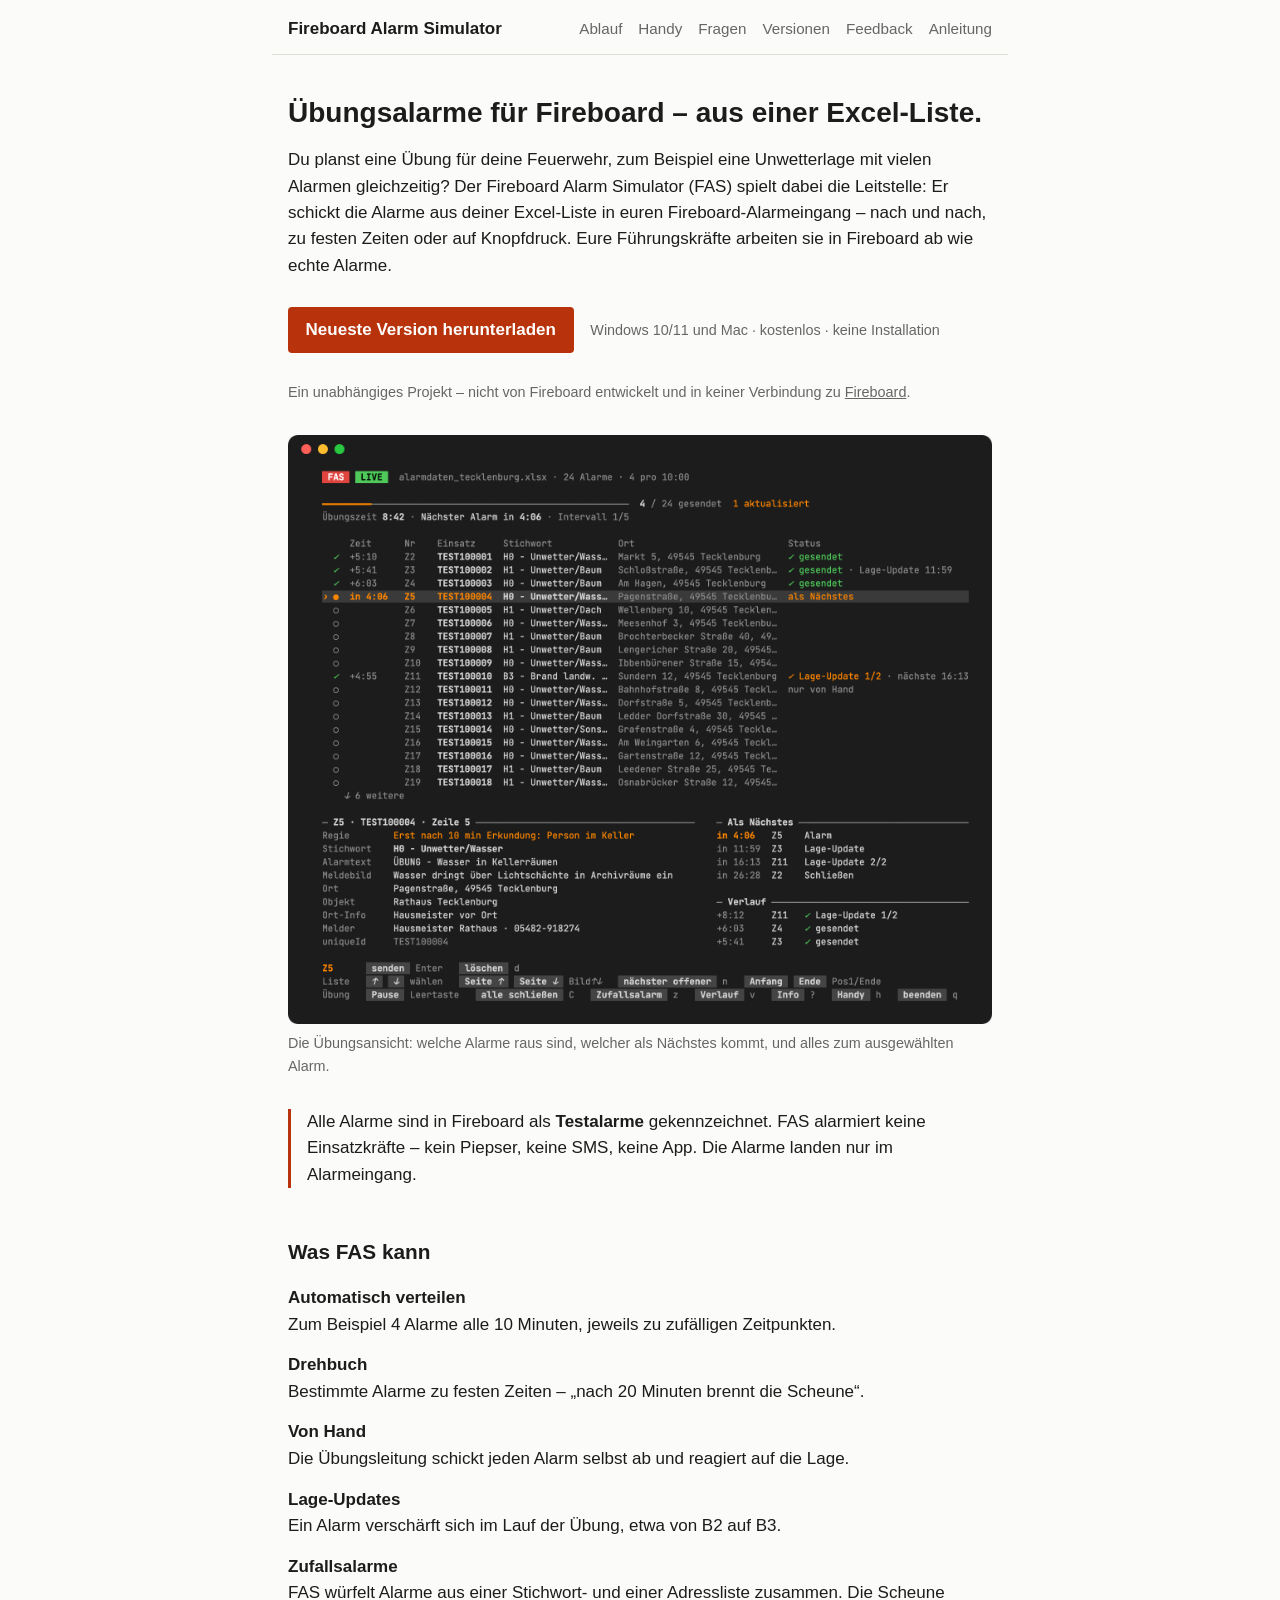
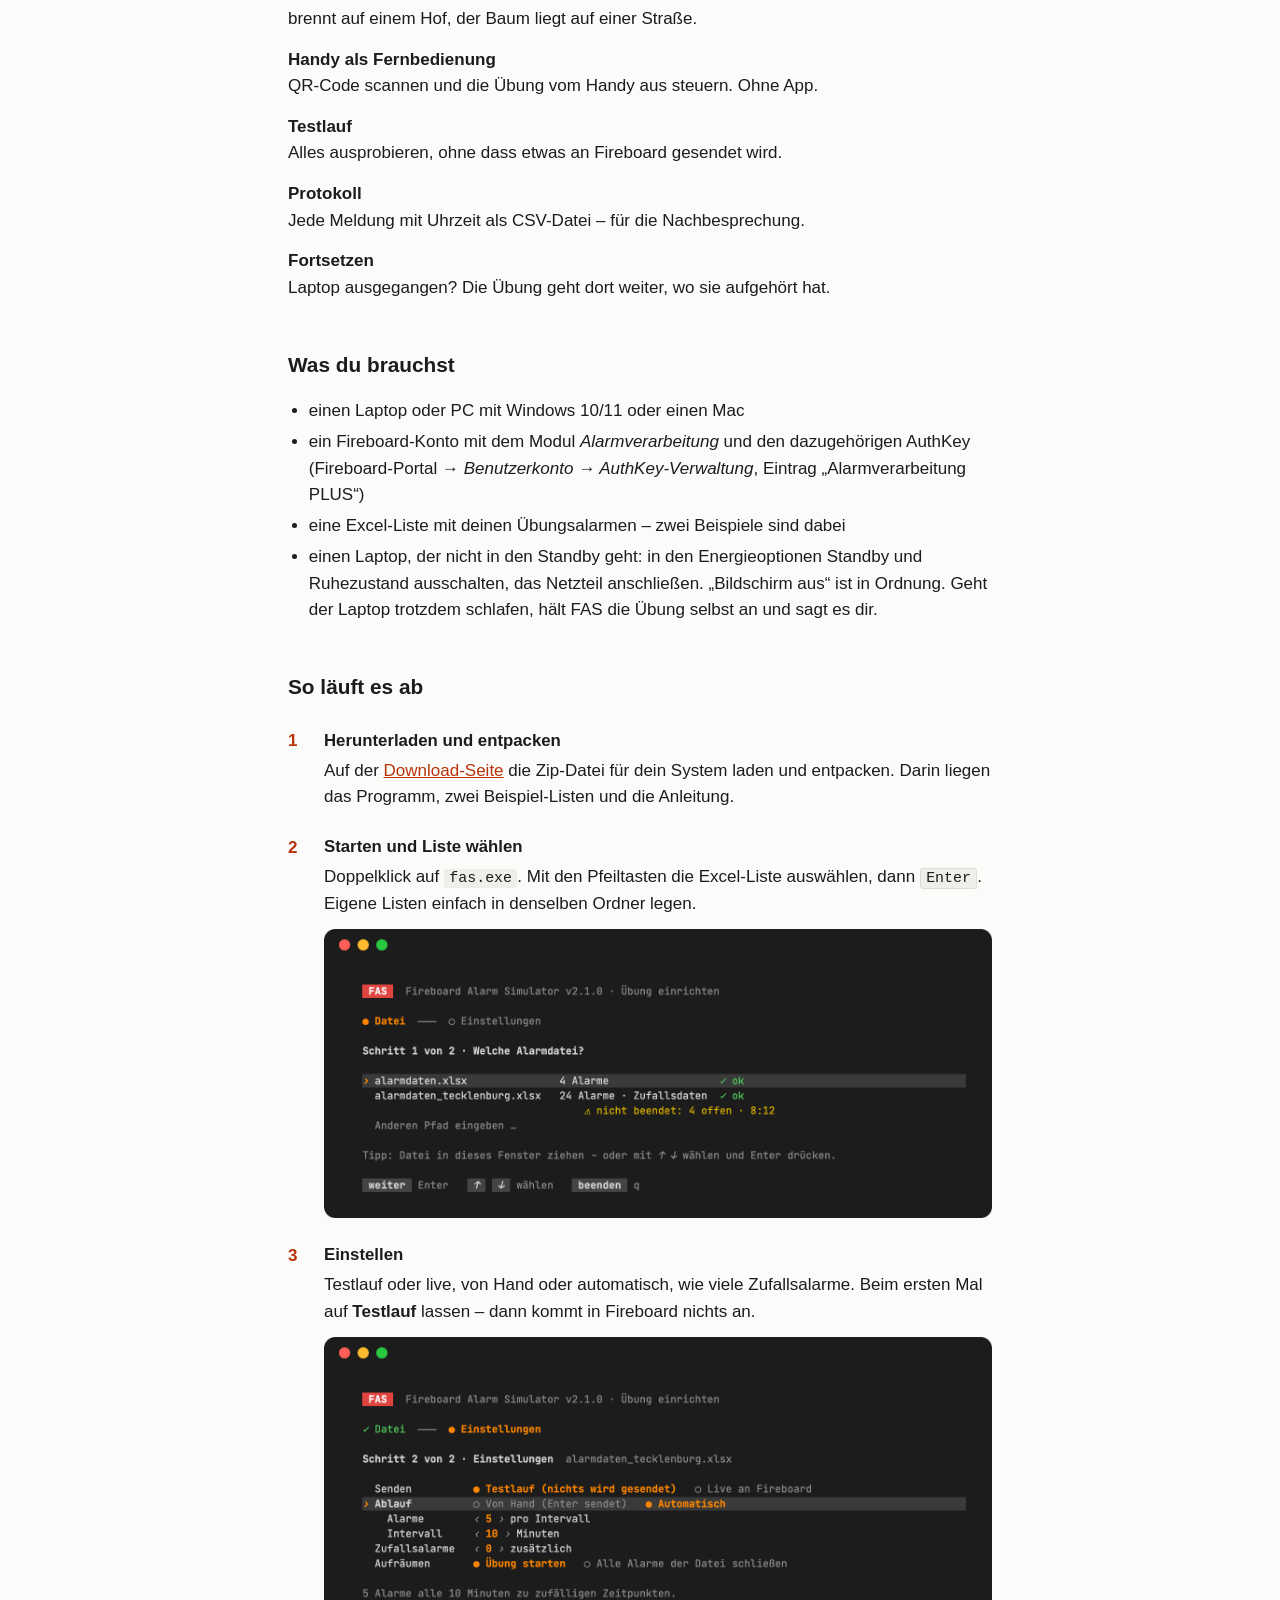
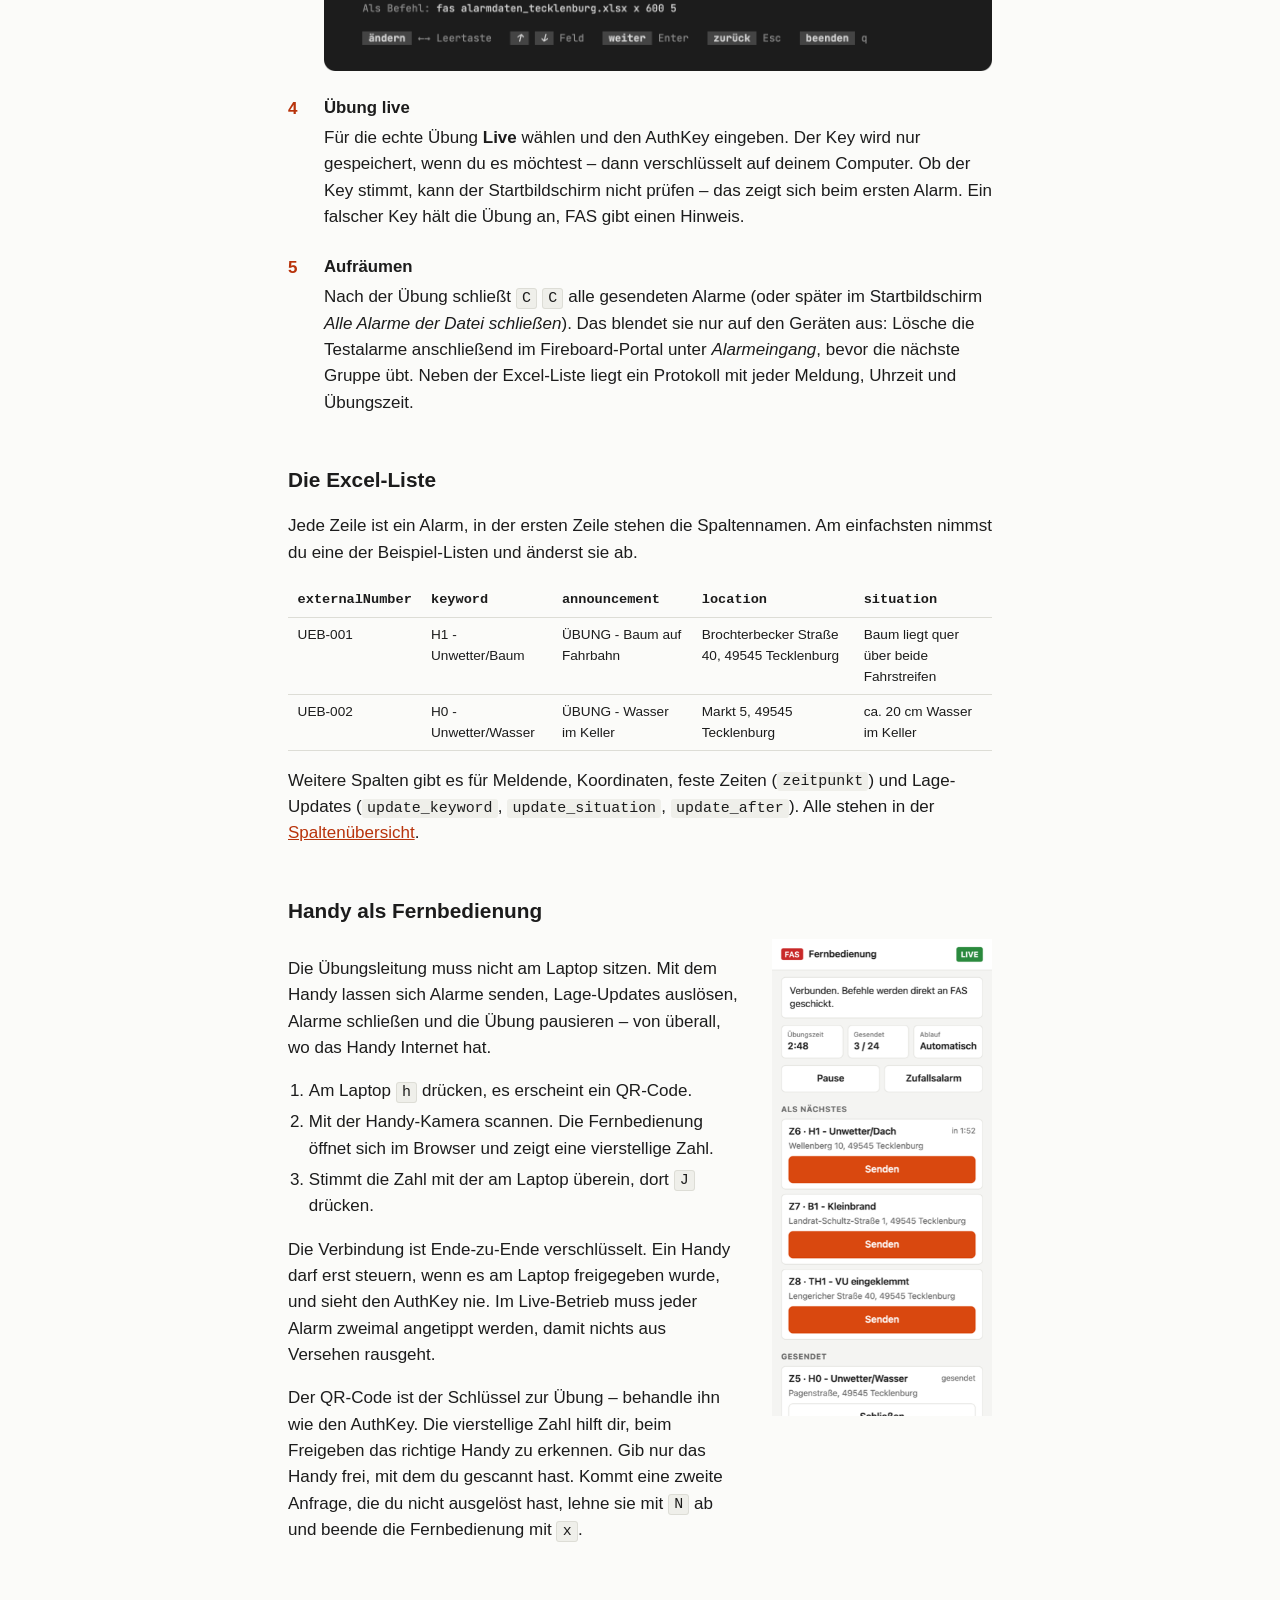
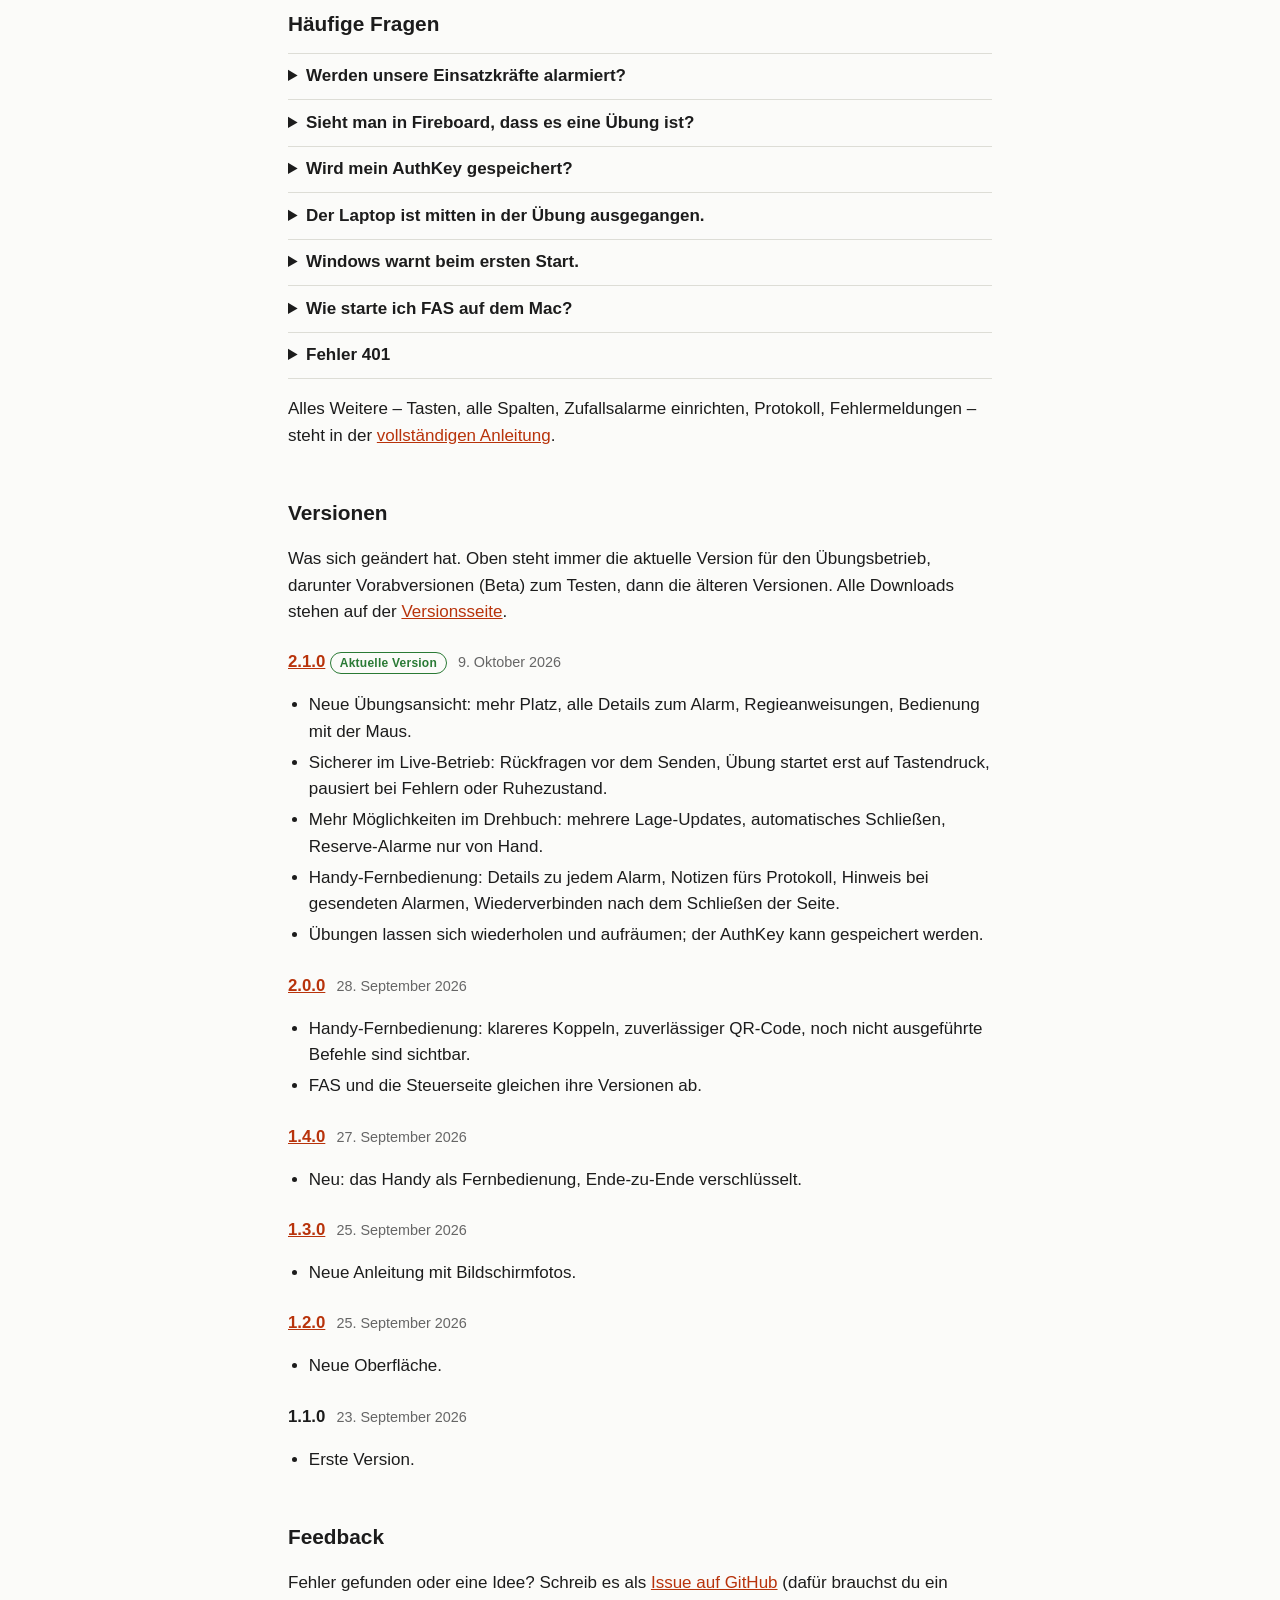
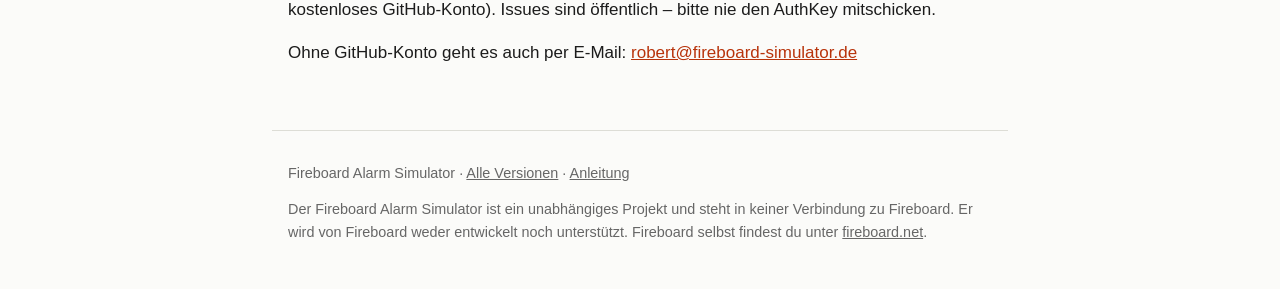
<file: index.html>
<!doctype html>
<html lang="de">
<head>
<meta charset="utf-8">
<meta name="viewport" content="width=device-width, initial-scale=1">
<title>Fireboard Alarm Simulator – Übungsalarme für die Feuerwehr</title>
<meta name="description" content="Kostenloses Programm für Feuerwehr-Übungen: schickt Übungsalarme aus einer Excel-Liste als Testalarme in den Fireboard-Alarmeingang. Für Windows und Mac.">
<meta name="robots" content="index, follow, max-snippet:-1, max-image-preview:large">
<link rel="canonical" href="https://fireboard-simulator.de/">

<meta property="og:type" content="website">
<meta property="og:site_name" content="Fireboard Alarm Simulator">
<meta property="og:locale" content="de_DE">
<meta property="og:url" content="https://fireboard-simulator.de/">
<meta property="og:title" content="Fireboard Alarm Simulator – Übungsalarme für die Feuerwehr">
<meta property="og:description" content="FAS spielt bei der Übung die Leitstelle: Alarme aus einer Excel-Liste landen als Testalarme im Fireboard-Alarmeingang – automatisch, nach Drehbuch oder auf Knopfdruck. Kostenlos für Windows und Mac.">
<meta property="og:image" content="https://fireboard-simulator.de/docs/images/uebung.png">
<meta property="og:image:type" content="image/png">
<meta property="og:image:width" content="1600">
<meta property="og:image:height" content="739">
<meta property="og:image:alt" content="Übungsansicht des Fireboard Alarm Simulator während einer laufenden Übung">
<meta name="twitter:card" content="summary_large_image">

<script type="application/ld+json">
{
  "@context": "https://schema.org",
  "@graph": [
    {
      "@type": "WebSite",
      "@id": "https://fireboard-simulator.de/#website",
      "url": "https://fireboard-simulator.de/",
      "name": "Fireboard Alarm Simulator",
      "alternateName": ["FAS", "Fireboard Alarm Simulator (FAS)"],
      "inLanguage": "de"
    },
    {
      "@type": "SoftwareApplication",
      "@id": "https://fireboard-simulator.de/#software",
      "name": "Fireboard Alarm Simulator",
      "alternateName": "FAS",
      "url": "https://fireboard-simulator.de/",
      "mainEntityOfPage": "https://fireboard-simulator.de/",
      "description": "Programm für Feuerwehr-Übungen: schickt Übungsalarme aus einer Excel-Liste als Testalarme in den Fireboard-Alarmeingang – automatisch verteilt, nach Drehbuch zu festen Zeiten oder von Hand. Es werden keine Einsatzkräfte alarmiert. Unabhängiges Projekt, nicht von Fireboard entwickelt.",
      "inLanguage": "de",
      "applicationCategory": "UtilitiesApplication",
      "operatingSystem": "Windows 10, Windows 11, macOS",
      "isAccessibleForFree": true,
      "offers": {
        "@type": "Offer",
        "price": "0",
        "priceCurrency": "EUR"
      },
      "downloadUrl": "https://github.com/kventil/fireboard-alarm-simulator-releases/releases/latest",
      "softwareHelp": "https://github.com/kventil/fireboard-alarm-simulator-releases#readme",
      "softwareRequirements": "Fireboard-Konto mit dem Modul Alarmverarbeitung und AuthKey",
      "screenshot": "https://fireboard-simulator.de/docs/images/uebung.png",
      "image": "https://fireboard-simulator.de/docs/images/uebung.png",
      "sameAs": "https://github.com/kventil/fireboard-alarm-simulator-releases",
      "audience": {
        "@type": "Audience",
        "audienceType": "Feuerwehren, Übungsleitung, Einsatzleitung, Führungskräfte"
      },
      "featureList": [
        "Übungsalarme automatisch über die Übungszeit verteilen",
        "Drehbuch: Alarme zu festen Zeiten",
        "Alarme von Hand durch die Übungsleitung senden",
        "Lage-Updates im Lauf der Übung",
        "Zufallsalarme aus Stichwort- und Adressliste",
        "Handy als Fernbedienung per QR-Code, Ende-zu-Ende verschlüsselt",
        "Testlauf ohne Senden an Fireboard",
        "Protokoll als CSV-Datei für die Nachbesprechung",
        "Unterbrochene Übung fortsetzen"
      ]
    }
  ]
}
</script>

<link rel="stylesheet" href="style.css">
</head>
<body>

<header>
  <a class="name" href="./">Fireboard Alarm Simulator</a>
  <nav>
    <a href="#ablauf">Ablauf</a>
    <a href="#handy">Handy</a>
    <a href="#fragen">Fragen</a>
    <a href="#versionen">Versionen</a>
    <a href="https://github.com/kventil/fireboard-alarm-simulator-releases/issues/new/choose">Feedback</a>
    <a href="https://github.com/kventil/fireboard-alarm-simulator-releases#readme">Anleitung</a>
  </nav>
</header>

<main>

<h1>Übungsalarme für Fireboard – aus einer Excel-Liste.</h1>

<p>
Du planst eine Übung für deine Feuerwehr, zum Beispiel eine Unwetterlage mit
vielen Alarmen gleichzeitig? Der Fireboard Alarm Simulator (FAS) spielt dabei
die Leitstelle: Er schickt die Alarme aus deiner Excel-Liste in euren
Fireboard-Alarmeingang – nach und nach, zu festen Zeiten oder auf Knopfdruck.
Eure Führungskräfte arbeiten sie in Fireboard ab wie echte Alarme.
</p>

<p class="download">
  <a href="https://github.com/kventil/fireboard-alarm-simulator-releases/releases/latest">Neueste Version herunterladen</a>
  <span>Windows 10/11 und Mac · kostenlos · keine Installation</span>
</p>

<p class="small">
Ein unabhängiges Projekt – nicht von Fireboard entwickelt und in keiner
Verbindung zu <a href="https://fireboard.net/">Fireboard</a>.
</p>

<figure>
  <img src="docs/images/uebung.png" width="1696" height="1420" alt="Übungsansicht während einer laufenden Übung">
  <figcaption>Die Übungsansicht: welche Alarme raus sind, welcher als Nächstes kommt, und alles zum ausgewählten Alarm.</figcaption>
</figure>

<p class="note">
Alle Alarme sind in Fireboard als <b>Testalarme</b> gekennzeichnet. FAS
alarmiert keine Einsatzkräfte – kein Piepser, keine SMS, keine App. Die
Alarme landen nur im Alarmeingang.
</p>

<h2>Was FAS kann</h2>

<dl class="features">
  <dt>Automatisch verteilen</dt>
  <dd>Zum Beispiel 4 Alarme alle 10 Minuten, jeweils zu zufälligen Zeitpunkten.</dd>
  <dt>Drehbuch</dt>
  <dd>Bestimmte Alarme zu festen Zeiten – „nach 20 Minuten brennt die Scheune“.</dd>
  <dt>Von Hand</dt>
  <dd>Die Übungsleitung schickt jeden Alarm selbst ab und reagiert auf die Lage.</dd>
  <dt>Lage-Updates</dt>
  <dd>Ein Alarm verschärft sich im Lauf der Übung, etwa von B2 auf B3.</dd>
  <dt>Zufallsalarme</dt>
  <dd>FAS würfelt Alarme aus einer Stichwort- und einer Adressliste zusammen. Die Scheune brennt auf einem Hof, der Baum liegt auf einer Straße.</dd>
  <dt>Handy als Fernbedienung</dt>
  <dd>QR-Code scannen und die Übung vom Handy aus steuern. Ohne App.</dd>
  <dt>Testlauf</dt>
  <dd>Alles ausprobieren, ohne dass etwas an Fireboard gesendet wird.</dd>
  <dt>Protokoll</dt>
  <dd>Jede Meldung mit Uhrzeit als CSV-Datei – für die Nachbesprechung.</dd>
  <dt>Fortsetzen</dt>
  <dd>Laptop ausgegangen? Die Übung geht dort weiter, wo sie aufgehört hat.</dd>
</dl>

<h2>Was du brauchst</h2>

<ul>
  <li>einen Laptop oder PC mit Windows 10/11 oder einen Mac</li>
  <li>ein Fireboard-Konto mit dem Modul <i>Alarmverarbeitung</i> und den
    dazugehörigen AuthKey (Fireboard-Portal → <i>Benutzerkonto →
    AuthKey-Verwaltung</i>, Eintrag „Alarmverarbeitung PLUS“)</li>
  <li>eine Excel-Liste mit deinen Übungsalarmen – zwei Beispiele sind dabei</li>
  <li>einen Laptop, der nicht in den Standby geht: in den Energieoptionen
    Standby und Ruhezustand ausschalten, das Netzteil anschließen. „Bildschirm
    aus“ ist in Ordnung. Geht der Laptop trotzdem schlafen, hält FAS die Übung
    selbst an und sagt es dir.</li>
</ul>

<h2 id="ablauf">So läuft es ab</h2>

<ol class="steps">
  <li>
    <h3>Herunterladen und entpacken</h3>
    <p>Auf der <a href="https://github.com/kventil/fireboard-alarm-simulator-releases/releases/latest">Download-Seite</a>
    die Zip-Datei für dein System laden und entpacken. Darin liegen das
    Programm, zwei Beispiel-Listen und die Anleitung.</p>
  </li>
  <li>
    <h3>Starten und Liste wählen</h3>
    <p>Doppelklick auf <code>fas.exe</code>. Mit den Pfeiltasten die
    Excel-Liste auswählen, dann <kbd>Enter</kbd>. Eigene Listen einfach in
    denselben Ordner legen.</p>
    <img src="docs/images/start-datei.png" width="1432" height="556" alt="Startbildschirm: Alarmliste wählen" loading="lazy">
  </li>
  <li>
    <h3>Einstellen</h3>
    <p>Testlauf oder live, von Hand oder automatisch, wie viele
    Zufallsalarme. Beim ersten Mal auf <b>Testlauf</b> lassen – dann kommt
    in Fireboard nichts an.</p>
    <img src="docs/images/start-einstellungen.png" width="1432" height="748" alt="Startbildschirm: Einstellungen" loading="lazy">
  </li>
  <li>
    <h3>Übung live</h3>
    <p>Für die echte Übung <b>Live</b> wählen und den AuthKey eingeben. Der
    Key wird nur gespeichert, wenn du es möchtest – dann verschlüsselt auf
    deinem Computer. Ob der Key stimmt, kann der Startbildschirm nicht
    prüfen – das zeigt sich beim ersten Alarm. Ein falscher Key hält die Übung
    an, FAS gibt einen Hinweis.</p>
  </li>
  <li>
    <h3>Aufräumen</h3>
    <p>Nach der Übung schließt <kbd>C</kbd> <kbd>C</kbd> alle gesendeten
    Alarme (oder später im Startbildschirm <i>Alle Alarme der Datei
    schließen</i>). Das blendet sie nur auf den Geräten aus: Lösche die
    Testalarme anschließend im Fireboard-Portal unter <i>Alarmeingang</i>,
    bevor die nächste Gruppe übt. Neben der Excel-Liste liegt ein Protokoll mit
    jeder Meldung, Uhrzeit und Übungszeit.</p>
  </li>
</ol>

<h2>Die Excel-Liste</h2>

<p>
Jede Zeile ist ein Alarm, in der ersten Zeile stehen die Spaltennamen. Am
einfachsten nimmst du eine der Beispiel-Listen und änderst sie ab.
</p>

<div class="table">
<table>
  <thead>
    <tr><th>externalNumber</th><th>keyword</th><th>announcement</th><th>location</th><th>situation</th></tr>
  </thead>
  <tbody>
    <tr><td>UEB-001</td><td>H1 - Unwetter/Baum</td><td>ÜBUNG - Baum auf Fahrbahn</td><td>Brochterbecker Straße 40, 49545 Tecklenburg</td><td>Baum liegt quer über beide Fahrstreifen</td></tr>
    <tr><td>UEB-002</td><td>H0 - Unwetter/Wasser</td><td>ÜBUNG - Wasser im Keller</td><td>Markt 5, 49545 Tecklenburg</td><td>ca. 20 cm Wasser im Keller</td></tr>
  </tbody>
</table>
</div>

<p>
Weitere Spalten gibt es für Meldende, Koordinaten, feste Zeiten
(<code>zeitpunkt</code>) und Lage-Updates (<code>update_keyword</code>,
<code>update_situation</code>, <code>update_after</code>). Alle stehen in der
<a href="https://github.com/kventil/fireboard-alarm-simulator-releases#alle-spalten">Spaltenübersicht</a>.
</p>

<h2 id="handy">Handy als Fernbedienung</h2>

<div class="split">
  <div>
    <p>
    Die Übungsleitung muss nicht am Laptop sitzen. Mit dem Handy lassen sich
    Alarme senden, Lage-Updates auslösen, Alarme schließen und die Übung
    pausieren – von überall, wo das Handy Internet hat.
    </p>
    <ol>
      <li>Am Laptop <kbd>h</kbd> drücken, es erscheint ein QR-Code.</li>
      <li>Mit der Handy-Kamera scannen. Die Fernbedienung öffnet sich im Browser und zeigt eine vierstellige Zahl.</li>
      <li>Stimmt die Zahl mit der am Laptop überein, dort <kbd>J</kbd> drücken.</li>
    </ol>
    <p>
    Die Verbindung ist Ende-zu-Ende verschlüsselt. Ein Handy darf erst
    steuern, wenn es am Laptop freigegeben wurde, und sieht den AuthKey nie.
    Im Live-Betrieb muss jeder Alarm zweimal angetippt werden, damit nichts
    aus Versehen rausgeht.
    </p>
    <p>
    Der QR-Code ist der Schlüssel zur Übung – behandle ihn wie den AuthKey.
    Die vierstellige Zahl hilft dir, beim Freigeben das richtige Handy zu
    erkennen. Gib nur das Handy frei, mit dem du gescannt hast. Kommt eine
    zweite Anfrage, die du nicht ausgelöst hast, lehne sie mit <kbd>N</kbd> ab
    und beende die Fernbedienung mit <kbd>x</kbd>.
    </p>
  </div>
  <img src="docs/images/handy.png" width="323" height="700" alt="Fernbedienung auf dem Handy" loading="lazy">
</div>

<h2 id="fragen">Häufige Fragen</h2>

<details>
  <summary>Werden unsere Einsatzkräfte alarmiert?</summary>
  <p>Nein. FAS schickt die Alarme nur in den Fireboard-Alarmeingang. Piepser,
  Sirene, SMS oder Alarmierungs-Apps werden nicht ausgelöst.</p>
</details>

<details>
  <summary>Sieht man in Fireboard, dass es eine Übung ist?</summary>
  <p>Ja, alle Alarme sind als Testalarme gekennzeichnet. Zusätzlich empfehlen
  wir, im Alarmtext „ÜBUNG“ voranzustellen – wie in den Beispiel-Listen.</p>
</details>

<details>
  <summary>Wird mein AuthKey gespeichert?</summary>
  <p>Nur, wenn du es willst. Ohne dein Zutun gibst du ihn bei jedem Start
  ein. Auf Wunsch speichert FAS ihn verschlüsselt auf deinem Computer – siehe
  <a href="https://github.com/kventil/fireboard-alarm-simulator-releases#authkey-speichern">AuthKey speichern</a>.</p>
</details>

<details>
  <summary>Der Laptop ist mitten in der Übung ausgegangen.</summary>
  <p>Einfach FAS wieder starten. Es fragt „Letzte Übung fortsetzen?“ – mit
  <kbd>J</kbd> geht es dort weiter, wo es aufgehört hat. Schon gesendete
  Alarme werden nicht noch einmal geschickt.</p>
</details>

<details>
  <summary>Windows warnt beim ersten Start.</summary>
  <p>„Der Computer wurde durch Windows geschützt“ ist bei neuen Programmen
  normal. Auf <i>Weitere Informationen</i> → <i>Trotzdem ausführen</i>
  klicken.</p>
</details>

<details>
  <summary>Wie starte ich FAS auf dem Mac?</summary>
  <p>Die Zip-Datei für Apple-Chip (<code>macos-arm64</code>) oder Intel
  (<code>macos-intel</code>) laden und entpacken. Beim ersten Mal im
  Terminal die Download-Sperre entfernen:</p>
  <pre>cd ~/Downloads/fireboard-alarm-simulator-…-macos-arm64
xattr -d com.apple.quarantine fas
./fas</pre>
  <p>Danach genügt ein Doppelklick auf <code>fas</code> im Finder.</p>
</details>

<details>
  <summary>Fehler 401</summary>
  <p>Der AuthKey ist falsch, oder das Modul Alarmverarbeitung ist für euer
  Konto nicht freigeschaltet. Den Key im Fireboard-Portal prüfen.</p>
</details>

<p>
Alles Weitere – Tasten, alle Spalten, Zufallsalarme einrichten, Protokoll,
Fehlermeldungen – steht in der
<a href="https://github.com/kventil/fireboard-alarm-simulator-releases#readme">vollständigen Anleitung</a>.
</p>

<h2 id="versionen">Versionen</h2>

<p>
Was sich geändert hat. Oben steht immer die aktuelle Version für den
Übungsbetrieb, darunter Vorabversionen (Beta) zum Testen, dann die älteren
Versionen. Alle Downloads stehen auf der <a href="https://github.com/kventil/fireboard-alarm-simulator-releases/releases">Versionsseite</a>.
</p>

<div class="versions">

<!-- Order: the newest regular release first, then pre-releases (section
     class="beta"), then the older releases. -->

<h3><a href="https://github.com/kventil/fireboard-alarm-simulator-releases/releases/tag/v2.1.0">2.1.0</a> <span class="badge stable">Aktuelle Version</span> <span class="date">9. Oktober 2026</span></h3>
<ul>
  <li>Neue Übungsansicht: mehr Platz, alle Details zum Alarm, Regieanweisungen, Bedienung mit der Maus.</li>
  <li>Sicherer im Live-Betrieb: Rückfragen vor dem Senden, Übung startet erst auf Tastendruck, pausiert bei Fehlern oder Ruhezustand.</li>
  <li>Mehr Möglichkeiten im Drehbuch: mehrere Lage-Updates, automatisches Schließen, Reserve-Alarme nur von Hand.</li>
  <li>Handy-Fernbedienung: Details zu jedem Alarm, Notizen fürs Protokoll, Hinweis bei gesendeten Alarmen, Wiederverbinden nach dem Schließen der Seite.</li>
  <li>Übungen lassen sich wiederholen und aufräumen; der AuthKey kann gespeichert werden.</li>
</ul>

<h3><a href="https://github.com/kventil/fireboard-alarm-simulator-releases/releases/tag/v2.0.0">2.0.0</a> <span class="date">28. September 2026</span></h3>
<ul>
  <li>Handy-Fernbedienung: klareres Koppeln, zuverlässiger QR-Code, noch nicht
    ausgeführte Befehle sind sichtbar.</li>
  <li>FAS und die Steuerseite gleichen ihre Versionen ab.</li>
</ul>

<h3><a href="https://github.com/kventil/fireboard-alarm-simulator-releases/releases/tag/v1.4.0">1.4.0</a> <span class="date">27. September 2026</span></h3>
<ul>
  <li>Neu: das Handy als Fernbedienung, Ende-zu-Ende verschlüsselt.</li>
</ul>

<h3><a href="https://github.com/kventil/fireboard-alarm-simulator-releases/releases/tag/v1.3.0">1.3.0</a> <span class="date">25. September 2026</span></h3>
<ul>
  <li>Neue Anleitung mit Bildschirmfotos.</li>
</ul>

<h3><a href="https://github.com/kventil/fireboard-alarm-simulator-releases/releases/tag/v1.2.0">1.2.0</a> <span class="date">25. September 2026</span></h3>
<ul>
  <li>Neue Oberfläche.</li>
</ul>

<h3>1.1.0 <span class="date">23. September 2026</span></h3>
<ul>
  <li>Erste Version.</li>
</ul>

</div>

<h2 id="feedback">Feedback</h2>

<p>
Fehler gefunden oder eine Idee? Schreib es als
<a href="https://github.com/kventil/fireboard-alarm-simulator-releases/issues/new/choose">Issue auf GitHub</a>
(dafür brauchst du ein kostenloses GitHub-Konto). Issues sind öffentlich –
bitte nie den AuthKey mitschicken.
</p>

<p id="kontakt">
Ohne GitHub-Konto geht es auch per E-Mail:
<span class="mail" data-m="ed.rotalumis-draoberif|trebor">robert<span class="x">.entfernen</span>@<span class="x">nicht-</span>fireboard-simulator.de</span>
</p>

</main>

<footer>
  <p>
  Fireboard Alarm Simulator ·
  <a href="https://github.com/kventil/fireboard-alarm-simulator-releases/releases">Alle Versionen</a> ·
  <a href="https://github.com/kventil/fireboard-alarm-simulator-releases#readme">Anleitung</a>
  </p>
  <p>
  Der Fireboard Alarm Simulator ist ein unabhängiges Projekt und steht in
  keiner Verbindung zu Fireboard. Er wird von Fireboard weder entwickelt noch
  unterstützt. Fireboard selbst findest du unter
  <a href="https://fireboard.net/">fireboard.net</a>.
  </p>
</footer>

<script>
// Spam protection for the e-mail address. The page source does not contain
// it in one piece: without JavaScript, decoy parts hidden by CSS keep it from
// harvesters; with JavaScript it is put together here as a mailto link.
for (const el of document.querySelectorAll(".mail[data-m]")) {
  const [domain, user] = el.dataset.m.split("|").map(s => [...s].reverse().join(""));
  const a = document.createElement("a");
  a.href = "mailto:" + user + "\u0040" + domain;
  a.textContent = user + "\u0040" + domain;
  el.replaceWith(a);
}
</script>

</body>
</html>
</file>
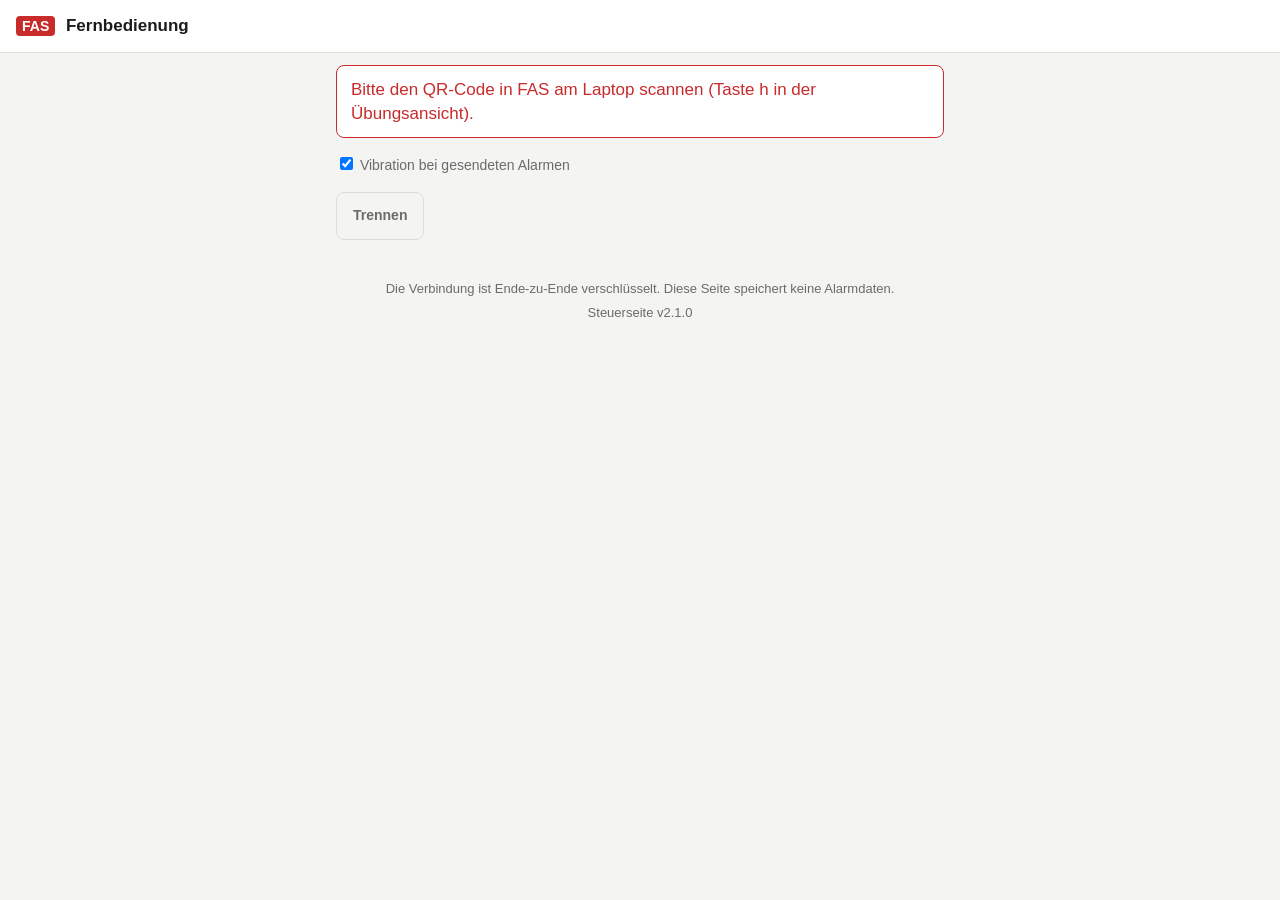
<file: remote/index.html>
<!doctype html>
<html lang="de">
<head>
<meta charset="utf-8">
<meta name="viewport" content="width=device-width, initial-scale=1, viewport-fit=cover">
<meta http-equiv="Content-Security-Policy" content="default-src 'none'; script-src 'self'; style-src 'self'; connect-src https: http://127.0.0.1:* http://localhost:*; base-uri 'none'; form-action 'none'">
<meta name="referrer" content="no-referrer">
<meta name="robots" content="noindex">
<title>FAS Fernbedienung</title>
<link rel="stylesheet" href="style.css">
</head>
<body>
<header>
  <div class="title"><span class="badge">FAS</span> Fernbedienung</div>
  <div id="mode" class="mode" hidden></div>
</header>

<div id="notice" class="notice" role="status" aria-live="polite" hidden></div>

<main>
  <section id="status" class="status">Verbinde …</section>

  <section id="pairing" class="pairing" hidden>
    <p>Am Laptop erscheint jetzt eine Anfrage. Prüfe, ob dort derselbe Code steht, und bestätige am Laptop mit <strong>J</strong>.</p>
    <div id="code" class="code"></div>
  </section>

  <section id="control" hidden>
    <div class="summary">
      <div><span class="label">Übungszeit</span><span id="clock" class="value">0:00</span></div>
      <div><span class="label">Gesendet</span><span id="sent" class="value">0 / 0</span></div>
      <div><span class="label">Ablauf</span><span id="flow" class="value">–</span></div>
    </div>
    <div class="actions">
      <button id="pause" type="button">Pause</button>
      <button id="random" type="button" hidden>Zufallsalarm</button>
      <button id="note" type="button" hidden>Notiz</button>
    </div>
    <h2>Als Nächstes</h2>
    <ul id="upcoming" class="rows"></ul>
    <h2>Gesendet</h2>
    <ul id="done" class="rows"></ul>
  </section>

  <label class="setting"><input id="vibrate" type="checkbox" checked> Vibration bei gesendeten Alarmen</label>

  <button id="disconnect" type="button" class="secondary" hidden>Trennen</button>

  <div id="toast" class="toast" hidden></div>
</main>

<section id="sheet" class="sheet" role="dialog" aria-modal="true" aria-labelledby="sheet-title" hidden>
  <div class="sheet-head">
    <button id="sheet-close" type="button" class="back" aria-label="Zurück zur Liste">‹ Zurück</button>
    <div id="sheet-title" class="sheet-title"></div>
  </div>
  <div id="sheet-body" class="sheet-body"></div>
</section>

<section id="composer" class="composer" role="dialog" aria-modal="true" aria-labelledby="composer-title" hidden>
  <div class="composer-box">
    <h3 id="composer-title">Notiz</h3>
    <p class="composer-hint">Landet im Verlauf und im Protokoll am Laptop.</p>
    <textarea id="note-text" maxlength="500" rows="5" placeholder="z. B. Statist erst nach 10 Minuten freigeben"></textarea>
    <div class="composer-meta"><span id="note-err" class="note-err" role="alert"></span><span id="note-count" class="note-count">0 / 500</span></div>
    <div class="composer-btns">
      <button id="note-cancel" type="button">Abbrechen</button>
      <button id="note-save" type="button" class="primary">Speichern</button>
    </div>
  </div>
</section>

<footer>
  Die Verbindung ist Ende-zu-Ende verschlüsselt. Diese Seite speichert keine Alarmdaten.
  <div id="versions" class="versions"></div>
</footer>
<script type="module" src="app.js"></script>
</body>
</html>
</file>
<file: style.css>
:root {
  --bg: #fbfbf9;
  --text: #1c1c1c;
  --dim: #666;
  --line: #ddddd6;
  --code: #efefea;
  --accent: #b8330b;
  --beta: #8a5a00;
  --stable: #2a7a35;
  color-scheme: light dark;
}
@media (prefers-color-scheme: dark) {
  :root {
    --bg: #171717;
    --text: #e8e8e8;
    --dim: #9a9a9a;
    --line: #333;
    --code: #242424;
    --accent: #ff8a3d;
    --beta: #f0b84a;
    --stable: #6cc070;
  }
}

* { box-sizing: border-box; }

body {
  margin: 0;
  background: var(--bg);
  color: var(--text);
  font: 17px/1.55 -apple-system, BlinkMacSystemFont, "Segoe UI", Roboto, sans-serif;
}

a { color: var(--accent); }

header, main, footer {
  max-width: 46rem;
  margin: 0 auto;
  padding: 0 1rem;
}

header {
  display: flex;
  flex-wrap: wrap;
  gap: .25rem 1.5rem;
  justify-content: space-between;
  align-items: baseline;
  padding-top: 1rem;
  padding-bottom: .75rem;
  border-bottom: 1px solid var(--line);
}
header .name {
  color: var(--text);
  font-weight: 600;
  text-decoration: none;
}
header nav { display: flex; flex-wrap: wrap; gap: 1rem; font-size: .95rem; }
header nav a { color: var(--dim); text-decoration: none; }
header nav a:hover { color: var(--text); }

h1 { font-size: 1.75rem; line-height: 1.25; margin: 2.5rem 0 1rem; }
h2 { font-size: 1.3rem; margin: 3rem 0 .75rem; }
h3 { font-size: 1.05rem; margin: 0 0 .25rem; }

img { max-width: 100%; height: auto; display: block; }

figure { margin: 2rem 0; }
figcaption { color: var(--dim); font-size: .9rem; margin-top: .5rem; }

.download { margin: 1.75rem 0; }
.download a {
  display: inline-block;
  background: var(--accent);
  color: #fff;
  font-weight: 600;
  text-decoration: none;
  padding: .6rem 1.1rem;
  border-radius: 4px;
  margin-right: .75rem;
}
.download a:hover { filter: brightness(1.1); }
.download span { color: var(--dim); font-size: .9rem; display: inline-block; margin-top: .5rem; }

.note {
  border-left: 3px solid var(--accent);
  padding-left: 1rem;
}

.features dt { font-weight: 600; margin-top: .9rem; }
.features dd { margin: 0; }

ul, ol { padding-left: 1.3rem; }
li { margin: .3rem 0; }

.steps { list-style: none; padding: 0; counter-reset: step; }
.steps > li {
  counter-increment: step;
  position: relative;
  padding-left: 2.25rem;
  margin: 1.5rem 0;
}
.steps > li::before {
  content: counter(step);
  position: absolute;
  left: 0;
  top: .05rem;
  font-weight: 600;
  color: var(--accent);
}
.steps p { margin: 0 0 .75rem; }

.table { overflow-x: auto; margin: 1rem 0; }
table { border-collapse: collapse; font-size: .85rem; }
th, td {
  text-align: left;
  vertical-align: top;
  padding: .4rem .6rem;
  border-bottom: 1px solid var(--line);
}
th { font-family: ui-monospace, Menlo, Consolas, monospace; font-weight: 600; }

.split { display: flex; gap: 2rem; align-items: flex-start; }
.split > div { flex: 1; }
.split img { width: 220px; flex-shrink: 0; }
@media (max-width: 600px) {
  .split { flex-direction: column; }
  .split img { align-self: center; }
}

code, kbd, pre {
  font-family: ui-monospace, Menlo, Consolas, monospace;
  font-size: .88em;
  background: var(--code);
  border-radius: 3px;
}
code, kbd { padding: .1em .35em; }
kbd { border: 1px solid var(--line); }
pre { padding: .75rem 1rem; overflow-x: auto; }

details { border-bottom: 1px solid var(--line); padding: .6rem 0; }
details:first-of-type { border-top: 1px solid var(--line); }
summary { cursor: pointer; font-weight: 600; }
details p { margin: .5rem 0; }

footer {
  margin-top: 4rem;
  padding-top: 1rem;
  padding-bottom: 2rem;
  border-top: 1px solid var(--line);
  color: var(--dim);
  font-size: .9rem;
}
footer a { color: var(--dim); }

.versions h3 { margin-top: 1.5rem; }
.versions h3 .date { color: var(--dim); font-size: .9rem; font-weight: 400; margin-left: .4rem; }
.versions section.beta {
  border: 1px dashed var(--beta);
  border-radius: 6px;
  padding: 0 1rem;
  margin: 1.5rem 0;
}
.versions section.beta h3 { margin-top: 1rem; }

.badge {
  display: inline-block;
  border: 1px solid currentColor;
  border-radius: 999px;
  padding: .05rem .55rem;
  font-size: .75rem;
  font-weight: 600;
  letter-spacing: .02em;
  vertical-align: middle;
  white-space: nowrap;
}
.badge.beta { color: var(--beta); }
.badge.stable { color: var(--stable); }

.small { color: var(--dim); font-size: .9rem; }
.small a { color: var(--dim); }

.mail .x { display: none; }
</file>
<file: remote/style.css>
:root {
  --bg: #f4f4f2;
  --card: #ffffff;
  --text: #1c1c1c;
  --dim: #6b6b6b;
  --line: #deded9;
  --accent: #d9480f;
  --ok: #2b8a3e;
  --err: #c92a2a;
  --warn: #b7791f;
  color-scheme: light dark;
}
@media (prefers-color-scheme: dark) {
  :root {
    --bg: #161616;
    --card: #222222;
    --text: #ececec;
    --dim: #9a9a9a;
    --line: #353535;
    --accent: #ff8a3d;
    --ok: #51cf66;
    --err: #ff6b6b;
    --warn: #fcc419;
  }
}
* { box-sizing: border-box; }
body {
  margin: 0;
  background: var(--bg);
  color: var(--text);
  font: 17px/1.4 -apple-system, BlinkMacSystemFont, "Segoe UI", Roboto, sans-serif;
  padding: env(safe-area-inset-top) 0 env(safe-area-inset-bottom);
}
header {
  display: flex;
  justify-content: space-between;
  align-items: center;
  padding: 14px 16px;
  border-bottom: 1px solid var(--line);
  background: var(--card);
  position: sticky;
  top: 0;
}
.title { font-weight: 600; }
.badge {
  background: #c92a2a;
  color: #fff;
  border-radius: 4px;
  padding: 2px 6px;
  margin-right: 6px;
  font-size: 14px;
}
.mode { font-weight: 700; font-size: 14px; padding: 3px 8px; border-radius: 4px; }
.mode.live { background: var(--ok); color: #fff; }
.mode.test { background: var(--warn); color: #000; }
main { padding: 12px 16px 24px; max-width: 640px; margin: 0 auto; }
.status {
  padding: 12px 14px;
  border-radius: 8px;
  background: var(--card);
  border: 1px solid var(--line);
  margin-bottom: 12px;
}
.status.error { border-color: var(--err); color: var(--err); }
.pairing p { margin-top: 0; }
.code {
  font-size: 44px;
  font-weight: 700;
  letter-spacing: 10px;
  text-align: center;
  padding: 16px;
  background: var(--card);
  border: 2px solid var(--accent);
  border-radius: 10px;
  font-variant-numeric: tabular-nums;
}
.summary {
  display: grid;
  grid-template-columns: repeat(3, 1fr);
  gap: 8px;
  margin-bottom: 12px;
}
.summary > div {
  background: var(--card);
  border: 1px solid var(--line);
  border-radius: 8px;
  padding: 8px 10px;
}
.label { display: block; font-size: 12px; color: var(--dim); }
.value { font-weight: 600; font-variant-numeric: tabular-nums; }
.actions { display: flex; gap: 8px; margin-bottom: 8px; }
button {
  font: inherit;
  font-weight: 600;
  min-height: 48px;
  padding: 0 16px;
  border-radius: 8px;
  border: 1px solid var(--line);
  background: var(--card);
  color: var(--text);
}
.actions button { flex: 1; }
button.primary { background: var(--accent); border-color: var(--accent); color: #fff; }
button.armed { background: var(--err); border-color: var(--err); color: #fff; }
button:disabled { opacity: .5; }
button.pending {
  opacity: 1;
  color: var(--dim);
  border-style: dashed;
}
button.pending::before {
  content: "";
  display: inline-block;
  width: 14px;
  height: 14px;
  margin-right: 8px;
  vertical-align: -2px;
  border: 2px solid var(--dim);
  border-top-color: transparent;
  border-radius: 50%;
  animation: spin .8s linear infinite;
}
@keyframes spin { to { transform: rotate(360deg); } }
h2 { font-size: 14px; text-transform: uppercase; letter-spacing: .05em; color: var(--dim); margin: 20px 0 8px; }
.rows { list-style: none; margin: 0; padding: 0; }
.rows li {
  background: var(--card);
  border: 1px solid var(--line);
  border-radius: 8px;
  padding: 10px 12px;
  margin-bottom: 8px;
}
.rows .head { display: flex; justify-content: space-between; gap: 8px; }
.rows .kw { font-weight: 600; }
.rows .meta { color: var(--dim); font-size: 14px; white-space: nowrap; }
.rows .addr { color: var(--dim); font-size: 15px; margin: 2px 0 8px; }
.rows .btns { display: flex; gap: 8px; }
.rows .btns button { flex: 1; }
.rows .state-ok { color: var(--ok); }
.rows .state-err { color: var(--err); }
.rows .empty { color: var(--dim); background: none; border: 0; padding: 4px 0; }
.toast {
  position: fixed;
  left: 16px;
  right: 16px;
  bottom: calc(16px + env(safe-area-inset-bottom));
  background: var(--err);
  color: #fff;
  padding: 12px 14px;
  border-radius: 8px;
  max-width: 608px;
  margin: 0 auto;
}
footer { color: var(--dim); font-size: 13px; text-align: center; padding: 0 16px 24px; }
.versions { margin-top: 6px; font-variant-numeric: tabular-nums; }
.rows .hint { color: var(--dim); font-size: 13px; }
.rows li.expandable { cursor: pointer; }
.rows .chevron { color: var(--dim); font-weight: 400; }
.rows .details {
  border-top: 1px solid var(--line);
  margin: 0 0 8px;
  padding-top: 6px;
  font-size: 15px;
}
.rows .detail { margin-bottom: 4px; overflow-wrap: anywhere; }
.rows .detail .label { display: block; font-size: 12px; color: var(--dim); }
.rows .detail.regie {
  border-left: 3px solid var(--warn);
  padding-left: 8px;
}
.notice {
  position: fixed;
  left: 16px;
  right: 16px;
  top: calc(8px + env(safe-area-inset-top));
  z-index: 10;
  background: var(--ok);
  color: #fff;
  padding: 12px 14px;
  border-radius: 8px;
  max-width: 608px;
  margin: 0 auto;
  font-weight: 600;
}
.notice.failed { background: var(--err); }
.notice[hidden] { display: none; }
.setting { display: block; margin: 16px 0; color: var(--dim); font-size: 14px; }

button.secondary { display: block; margin: 8px 0 16px; background: transparent; color: var(--dim); font-size: 14px; }
button.secondary.armed { background: var(--err); color: #fff; }

/* Detail sheet and note composer: in-page views above the list. */
body.layer-open { overflow: hidden; }
.sheet {
  position: fixed;
  inset: 0;
  z-index: 20;
  background: var(--bg);
  overflow-y: auto;
  padding: env(safe-area-inset-top) 0 env(safe-area-inset-bottom);
}
.sheet[hidden], .composer[hidden] { display: none; }
.sheet-head {
  position: sticky;
  top: 0;
  display: flex;
  align-items: center;
  gap: 8px;
  padding: 8px 12px;
  background: var(--card);
  border-bottom: 1px solid var(--line);
}
.sheet-head .back { min-height: 44px; padding: 0 12px; flex: none; }
.sheet-title { font-weight: 600; overflow-wrap: anywhere; }
.sheet-body { padding: 12px 16px 32px; max-width: 640px; margin: 0 auto; }
.sheet-body .detail { margin-bottom: 10px; overflow-wrap: anywhere; white-space: pre-wrap; }
.sheet-body .detail .label { display: block; font-size: 12px; color: var(--dim); white-space: normal; }
.sheet-body .detail.regie { border-left: 3px solid var(--warn); padding-left: 8px; }
.sheet-body .detail .when { display: block; color: var(--dim); font-size: 14px; }
.sheet-body .detail .when.ok { color: var(--ok); }
.sheet-body .detail .when.err { color: var(--err); }
.sheet-body .detail.err .text { color: var(--err); }
.sheet-body .loading { color: var(--dim); font-size: 14px; margin: 4px 0 12px; }
.sheet-body .btns { display: flex; flex-wrap: wrap; gap: 8px; margin: 12px 0; }
.sheet-body .btns button { flex: 1 1 40%; }
.composer {
  position: fixed;
  inset: 0;
  z-index: 30;
  background: rgba(0, 0, 0, .45);
  display: flex;
  align-items: flex-start;
  justify-content: center;
  padding: calc(24px + env(safe-area-inset-top)) 16px 16px;
}
.composer-box {
  width: 100%;
  max-width: 608px;
  background: var(--card);
  border-radius: 10px;
  padding: 14px;
}
.composer-box h3 { margin: 0 0 4px; font-size: 17px; }
.composer-hint { margin: 0 0 8px; color: var(--dim); font-size: 14px; }
.composer textarea {
  width: 100%;
  font: inherit;
  color: var(--text);
  background: var(--bg);
  border: 1px solid var(--line);
  border-radius: 8px;
  padding: 8px 10px;
  resize: vertical;
}
.composer-meta { display: flex; justify-content: space-between; gap: 8px; font-size: 13px; margin: 4px 0 10px; }
.note-count { color: var(--dim); font-variant-numeric: tabular-nums; white-space: nowrap; }
.note-err { color: var(--err); }
.composer-btns { display: flex; gap: 8px; }
.composer-btns button { flex: 1; }
.toast.ok { background: var(--ok); }
.toast { z-index: 40; }
</file>
